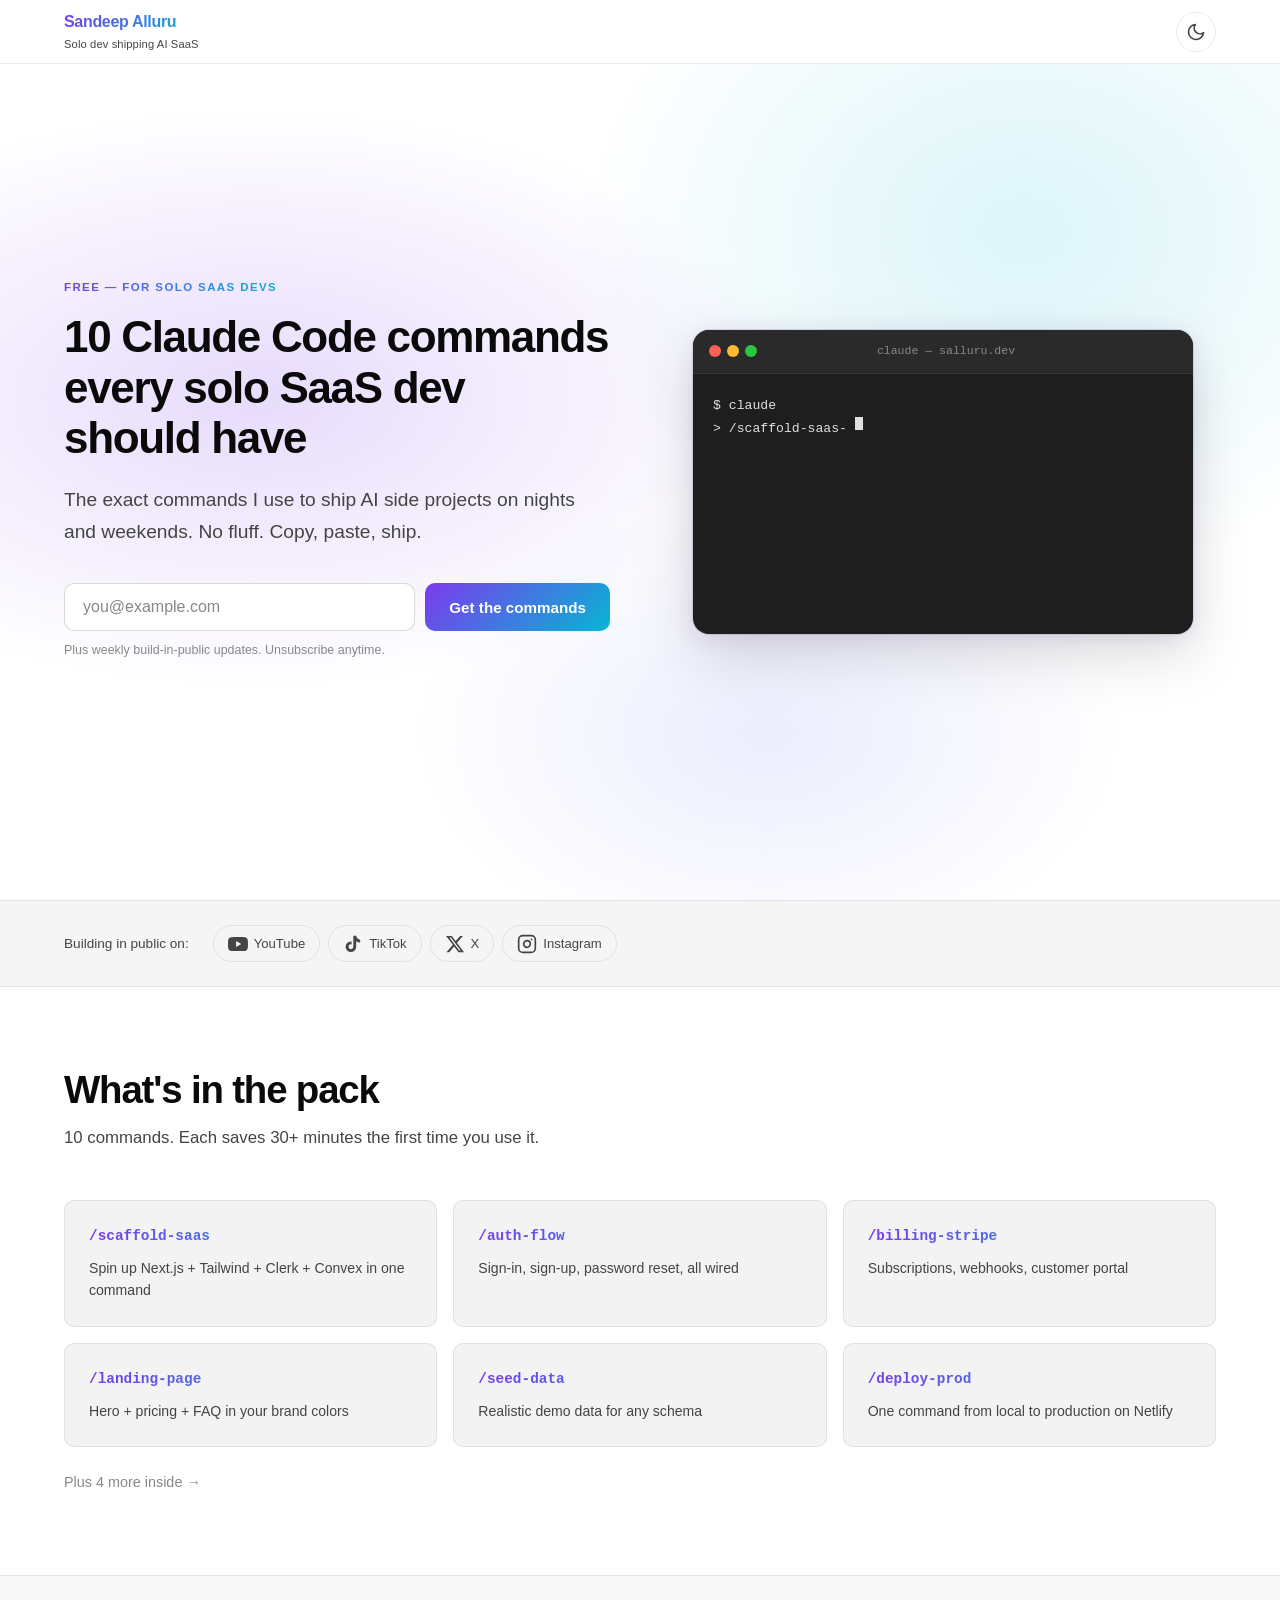
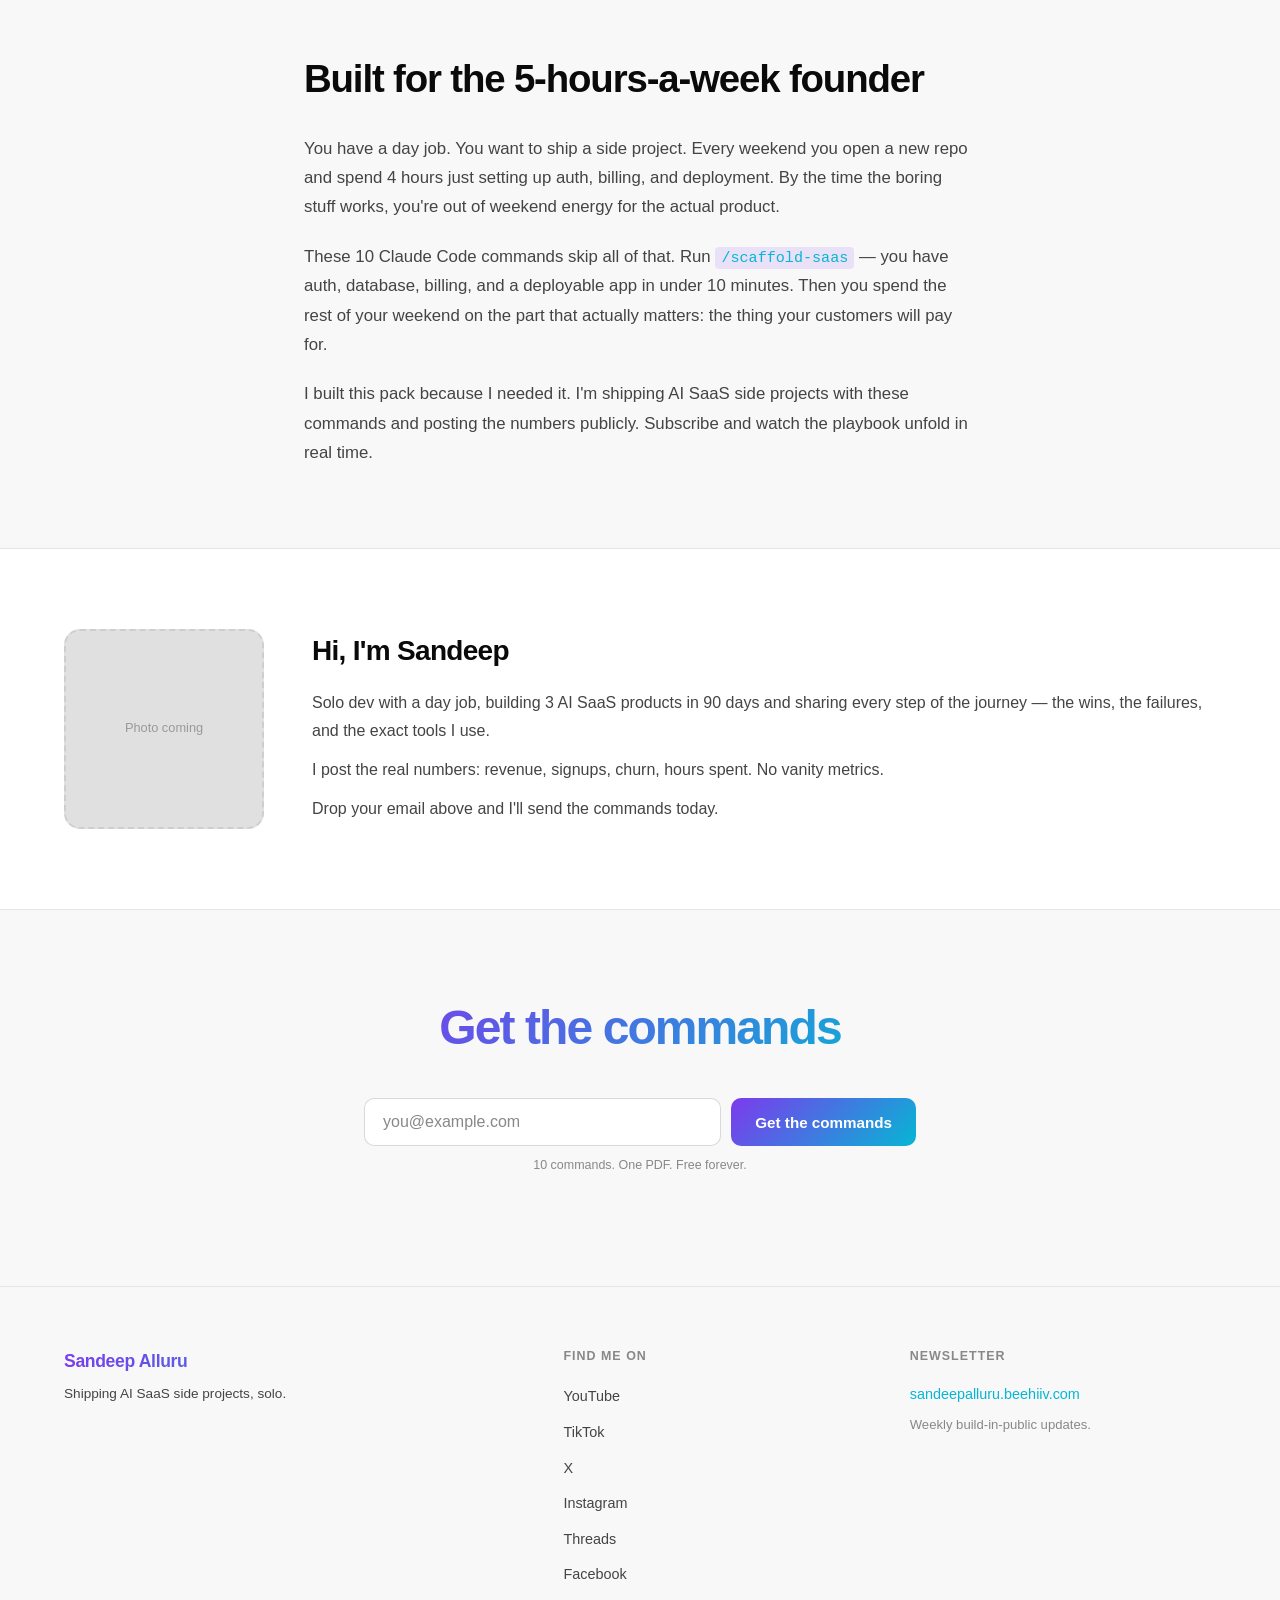
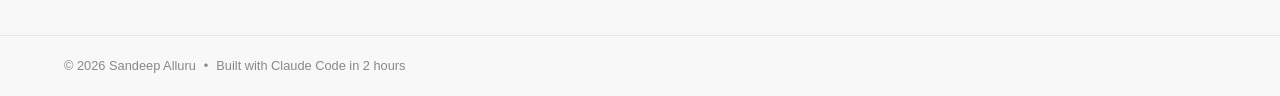
<file: index.html>
<!DOCTYPE html>
<html lang="en">
<head>
  <meta charset="UTF-8">
  <meta name="viewport" content="width=device-width, initial-scale=1.0">
  <title>Sandeep Alluru — 10 Claude Code commands for solo SaaS devs</title>
  <meta name="description" content="Free pack: 10 Claude Code commands every solo SaaS dev should have. Plus weekly build-in-public updates from Sandeep Alluru.">
  <meta name="robots" content="index, follow">
  <link rel="canonical" href="https://salluru.dev">

  <!-- Open Graph -->
  <meta property="og:type" content="website">
  <meta property="og:url" content="https://salluru.dev">
  <meta property="og:title" content="Sandeep Alluru — 10 Claude Code commands for solo SaaS devs">
  <meta property="og:description" content="Free pack: 10 Claude Code commands every solo SaaS dev should have. Plus weekly build-in-public updates from Sandeep Alluru.">
  <meta property="og:image" content="https://salluru.dev/og-image.png">

  <!-- Twitter Card -->
  <meta name="twitter:card" content="summary_large_image">
  <meta name="twitter:site" content="@sandeep_alluru">
  <meta name="twitter:title" content="Sandeep Alluru — 10 Claude Code commands for solo SaaS devs">
  <meta name="twitter:description" content="Free pack: 10 Claude Code commands every solo SaaS dev should have. Plus weekly build-in-public updates from Sandeep Alluru.">

  <!-- Favicon SVG -->
  <link rel="icon" type="image/svg+xml" href="favicon.svg">

  <link rel="stylesheet" href="style.css">
</head>
<body class="dark">

  <!-- Skip to content -->
  <a href="#main-content" class="skip-link">Skip to content</a>

  <!-- Hidden iframe for form submission -->
  <iframe name="form-target" id="form-target" style="display:none;" title="Form submission target" aria-hidden="true"></iframe>

  <!-- TOP BAR -->
  <header class="topbar" role="banner">
    <div class="topbar-inner">
      <div class="topbar-brand">
        <span class="topbar-name">Sandeep Alluru</span>
        <span class="topbar-tagline">Solo dev shipping AI SaaS</span>
      </div>
      <button class="theme-toggle" id="theme-toggle" aria-label="Toggle dark/light mode" type="button">
        <svg class="icon-sun" xmlns="http://www.w3.org/2000/svg" width="20" height="20" viewBox="0 0 24 24" fill="none" stroke="currentColor" stroke-width="2" stroke-linecap="round" stroke-linejoin="round" aria-hidden="true">
          <circle cx="12" cy="12" r="5"></circle>
          <line x1="12" y1="1" x2="12" y2="3"></line>
          <line x1="12" y1="21" x2="12" y2="23"></line>
          <line x1="4.22" y1="4.22" x2="5.64" y2="5.64"></line>
          <line x1="18.36" y1="18.36" x2="19.78" y2="19.78"></line>
          <line x1="1" y1="12" x2="3" y2="12"></line>
          <line x1="21" y1="12" x2="23" y2="12"></line>
          <line x1="4.22" y1="19.78" x2="5.64" y2="18.36"></line>
          <line x1="18.36" y1="5.64" x2="19.78" y2="4.22"></line>
        </svg>
        <svg class="icon-moon" xmlns="http://www.w3.org/2000/svg" width="20" height="20" viewBox="0 0 24 24" fill="none" stroke="currentColor" stroke-width="2" stroke-linecap="round" stroke-linejoin="round" aria-hidden="true">
          <path d="M21 12.79A9 9 0 1 1 11.21 3 7 7 0 0 0 21 12.79z"></path>
        </svg>
      </button>
    </div>
  </header>

  <main id="main-content">

    <!-- HERO SECTION -->
    <section class="hero" aria-label="Hero">
      <div class="hero-bg" aria-hidden="true"></div>
      <div class="container hero-inner">

        <div class="hero-content">
          <p class="eyebrow">FREE — FOR SOLO SAAS DEVS</p>
          <h1 class="hero-headline">10 Claude Code commands every solo SaaS dev should have</h1>
          <h2 class="hero-sub">The exact commands I use to ship AI side projects on nights and weekends. No fluff. Copy, paste, ship.</h2>

          <form class="email-form" id="hero-form" action="https://sandeepalluru.beehiiv.com/subscribe" method="POST" target="form-target" novalidate>
            <div class="form-row">
              <label for="hero-email" class="sr-only">Email address</label>
              <input
                type="email"
                id="hero-email"
                name="email"
                class="email-input"
                placeholder="you@example.com"
                required
                autocomplete="email"
                aria-required="true"
              >
              <button type="submit" class="btn-primary">Get the commands</button>
            </div>
            <p class="form-disclaimer">Plus weekly build-in-public updates. Unsubscribe anytime.</p>
            <div class="form-message" id="hero-form-message" role="alert" aria-live="polite"></div>
          </form>
        </div>

        <div class="hero-terminal" aria-hidden="true">
          <div class="terminal-window">
            <div class="terminal-titlebar">
              <div class="terminal-dots">
                <span class="dot dot-red"></span>
                <span class="dot dot-yellow"></span>
                <span class="dot dot-green"></span>
              </div>
              <span class="terminal-title">claude — salluru.dev</span>
            </div>
            <div class="terminal-body" id="terminal-body">
              <!-- JS fills this in -->
              <noscript>
                <div class="terminal-line"><span class="terminal-prompt">$</span> <span>claude</span></div>
                <div class="terminal-line"><span class="terminal-prompt">&gt;</span> /scaffold-saas-app</div>
                <div class="terminal-line terminal-success">✓ Next.js + Tailwind + Clerk + Convex</div>
                <div class="terminal-line"><span class="terminal-prompt">&gt;</span> /auth-flow</div>
                <div class="terminal-line terminal-success">✓ Sign-in, sign-up, reset, sessions</div>
                <div class="terminal-line"><span class="terminal-prompt">&gt;</span> /billing-stripe</div>
                <div class="terminal-line terminal-success">✓ Subscriptions + webhooks + portal</div>
                <div class="terminal-line"><span class="terminal-prompt">&gt;</span> /deploy-prod</div>
                <div class="terminal-line terminal-success">✓ Live at salluru.dev — done in 8m 23s</div>
              </noscript>
            </div>
          </div>
        </div>

      </div>
    </section>

    <!-- SOCIAL PROOF STRIP -->
    <section class="social-strip" aria-label="Building in public on">
      <div class="container social-strip-inner">
        <span class="social-strip-label">Building in public on:</span>
        <div class="social-links">

          <a href="https://youtube.com/@sandeepalluru" class="social-link" target="_blank" rel="noopener noreferrer" aria-label="Sandeep Alluru on YouTube">
            <svg xmlns="http://www.w3.org/2000/svg" width="20" height="20" viewBox="0 0 24 24" fill="currentColor" aria-hidden="true">
              <path d="M23.5 6.19a3.02 3.02 0 0 0-2.12-2.14C19.5 3.5 12 3.5 12 3.5s-7.5 0-9.38.55A3.02 3.02 0 0 0 .5 6.19C0 8.09 0 12 0 12s0 3.91.5 5.81a3.02 3.02 0 0 0 2.12 2.14C4.5 20.5 12 20.5 12 20.5s7.5 0 9.38-.55a3.02 3.02 0 0 0 2.12-2.14C24 15.91 24 12 24 12s0-3.91-.5-5.81zM9.75 15.52V8.48L15.86 12l-6.11 3.52z"/>
            </svg>
            <span>YouTube</span>
          </a>

          <a href="https://tiktok.com/@salluru" class="social-link" target="_blank" rel="noopener noreferrer" aria-label="Sandeep Alluru on TikTok">
            <svg xmlns="http://www.w3.org/2000/svg" width="20" height="20" viewBox="0 0 24 24" fill="currentColor" aria-hidden="true">
              <path d="M19.59 6.69a4.83 4.83 0 0 1-3.77-4.25V2h-3.45v13.67a2.89 2.89 0 0 1-2.88 2.5 2.89 2.89 0 0 1-2.89-2.89 2.89 2.89 0 0 1 2.89-2.89c.28 0 .54.04.79.1V9.01a6.32 6.32 0 0 0-.79-.05 6.34 6.34 0 0 0-6.34 6.34 6.34 6.34 0 0 0 6.34 6.34 6.34 6.34 0 0 0 6.34-6.34V8.69a8.18 8.18 0 0 0 4.78 1.52V6.75a4.85 4.85 0 0 1-1.02-.06z"/>
            </svg>
            <span>TikTok</span>
          </a>

          <a href="https://x.com/sandeep_alluru" class="social-link" target="_blank" rel="noopener noreferrer" aria-label="Sandeep Alluru on X (Twitter)">
            <svg xmlns="http://www.w3.org/2000/svg" width="20" height="20" viewBox="0 0 24 24" fill="currentColor" aria-hidden="true">
              <path d="M18.244 2.25h3.308l-7.227 8.26 8.502 11.24H16.17l-5.214-6.817L4.99 21.75H1.68l7.73-8.835L1.254 2.25H8.08l4.713 6.231zm-1.161 17.52h1.833L7.084 4.126H5.117z"/>
            </svg>
            <span>X</span>
          </a>

          <a href="https://instagram.com/sandeepallurudev" class="social-link" target="_blank" rel="noopener noreferrer" aria-label="Sandeep Alluru on Instagram">
            <svg xmlns="http://www.w3.org/2000/svg" width="20" height="20" viewBox="0 0 24 24" fill="none" stroke="currentColor" stroke-width="2" stroke-linecap="round" stroke-linejoin="round" aria-hidden="true">
              <rect x="2" y="2" width="20" height="20" rx="5" ry="5"></rect>
              <path d="M16 11.37A4 4 0 1 1 12.63 8 4 4 0 0 1 16 11.37z"></path>
              <line x1="17.5" y1="6.5" x2="17.51" y2="6.5"></line>
            </svg>
            <span>Instagram</span>
          </a>

        </div>
      </div>
    </section>

    <!-- WHAT'S INSIDE -->
    <section class="whats-inside" aria-labelledby="inside-heading">
      <div class="container">
        <h2 id="inside-heading" class="section-headline">What's in the pack</h2>
        <p class="section-sub">10 commands. Each saves 30+ minutes the first time you use it.</p>

        <div class="commands-grid">

          <div class="command-card">
            <div class="command-name">/scaffold-saas</div>
            <div class="command-desc">Spin up Next.js + Tailwind + Clerk + Convex in one command</div>
          </div>

          <div class="command-card">
            <div class="command-name">/auth-flow</div>
            <div class="command-desc">Sign-in, sign-up, password reset, all wired</div>
          </div>

          <div class="command-card">
            <div class="command-name">/billing-stripe</div>
            <div class="command-desc">Subscriptions, webhooks, customer portal</div>
          </div>

          <div class="command-card">
            <div class="command-name">/landing-page</div>
            <div class="command-desc">Hero + pricing + FAQ in your brand colors</div>
          </div>

          <div class="command-card">
            <div class="command-name">/seed-data</div>
            <div class="command-desc">Realistic demo data for any schema</div>
          </div>

          <div class="command-card">
            <div class="command-name">/deploy-prod</div>
            <div class="command-desc">One command from local to production on Netlify</div>
          </div>

        </div>

        <p class="commands-more">Plus 4 more inside &rarr;</p>
      </div>
    </section>

    <!-- WHO IT'S FOR -->
    <section class="who-for" aria-labelledby="who-heading">
      <div class="container who-for-inner">
        <h2 id="who-heading" class="section-headline">Built for the 5-hours-a-week founder</h2>
        <div class="who-for-text">
          <p>You have a day job. You want to ship a side project. Every weekend you open a new repo and spend 4 hours just setting up auth, billing, and deployment. By the time the boring stuff works, you're out of weekend energy for the actual product.</p>
          <p>These 10 Claude Code commands skip all of that. Run <code>/scaffold-saas</code> — you have auth, database, billing, and a deployable app in under 10 minutes. Then you spend the rest of your weekend on the part that actually matters: the thing your customers will pay for.</p>
          <p>I built this pack because I needed it. I'm shipping AI SaaS side projects with these commands and posting the numbers publicly. Subscribe and watch the playbook unfold in real time.</p>
        </div>
      </div>
    </section>

    <!-- ABOUT STRIP -->
    <section class="about-strip" aria-labelledby="about-heading">
      <div class="container about-inner">
        <div class="about-photo">
          <div class="photo-placeholder" role="img" aria-label="Photo of Sandeep Alluru — coming soon">Photo coming</div>
        </div>
        <div class="about-text">
          <h2 id="about-heading">Hi, I'm Sandeep</h2>
          <p>Solo dev with a day job, building 3 AI SaaS products in 90 days and sharing every step of the journey — the wins, the failures, and the exact tools I use.</p>
          <p>I post the real numbers: revenue, signups, churn, hours spent. No vanity metrics.</p>
          <p>Drop your email above and I'll send the commands today.</p>
        </div>
      </div>
    </section>

    <!-- FINAL CTA -->
    <section class="final-cta" aria-labelledby="cta-heading">
      <div class="container final-cta-inner">
        <h2 id="cta-heading" class="cta-headline">Get the commands</h2>

        <form class="email-form" id="cta-form" action="https://sandeepalluru.beehiiv.com/subscribe" method="POST" target="form-target" novalidate>
          <div class="form-row">
            <label for="cta-email" class="sr-only">Email address</label>
            <input
              type="email"
              id="cta-email"
              name="email"
              class="email-input"
              placeholder="you@example.com"
              required
              autocomplete="email"
              aria-required="true"
            >
            <button type="submit" class="btn-primary">Get the commands</button>
          </div>
          <p class="form-disclaimer">10 commands. One PDF. Free forever.</p>
          <div class="form-message" id="cta-form-message" role="alert" aria-live="polite"></div>
        </form>
      </div>
    </section>

  </main>

  <!-- FOOTER -->
  <footer class="footer" role="contentinfo">
    <div class="container footer-inner">

      <div class="footer-col">
        <div class="footer-brand">Sandeep Alluru</div>
        <p class="footer-tagline">Shipping AI SaaS side projects, solo.</p>
      </div>

      <div class="footer-col">
        <div class="footer-col-title">Find me on</div>
        <ul class="footer-links">
          <li><a href="https://youtube.com/@sandeepalluru" target="_blank" rel="noopener noreferrer">YouTube</a></li>
          <li><a href="https://tiktok.com/@salluru" target="_blank" rel="noopener noreferrer">TikTok</a></li>
          <li><a href="https://x.com/sandeep_alluru" target="_blank" rel="noopener noreferrer">X</a></li>
          <li><a href="https://instagram.com/sandeepallurudev" target="_blank" rel="noopener noreferrer">Instagram</a></li>
          <li><a href="https://threads.net/@sandeepallurudev" target="_blank" rel="noopener noreferrer">Threads</a></li>
          <li><a href="https://facebook.com/sandeepallurudev" target="_blank" rel="noopener noreferrer">Facebook</a></li>
        </ul>
      </div>

      <div class="footer-col">
        <div class="footer-col-title">Newsletter</div>
        <a href="https://sandeepalluru.beehiiv.com" target="_blank" rel="noopener noreferrer" class="footer-newsletter-link">sandeepalluru.beehiiv.com</a>
        <p class="footer-newsletter-desc">Weekly build-in-public updates.</p>
      </div>

    </div>
    <div class="footer-bottom">
      <div class="container">
        <span>&copy; 2026 Sandeep Alluru</span>
        <span class="footer-sep">&bull;</span>
        <span>Built with Claude Code in 2 hours</span>
      </div>
    </div>
  </footer>

  <script src="script.js"></script>
</body>
</html>
</file>
<file: style.css>
/* ===== CSS VARIABLES ===== */
:root {
  /* Dark mode (default) */
  --bg: #0a0a0a;
  --bg-secondary: #111111;
  --bg-card: #161616;
  --bg-strip: #0f0f0f;
  --text: #f5f5f5;
  --text-muted: #a1a1a1;
  --text-dim: #6b6b6b;
  --border: rgba(255, 255, 255, 0.08);
  --accent-start: #7c3aed;
  --accent-end: #06b6d4;
  --accent-mid: #5b6cf0;
  --btn-text: #ffffff;
  --input-bg: #1a1a1a;
  --input-border: rgba(255, 255, 255, 0.12);
  --input-border-focus: #7c3aed;
  --card-border: rgba(255, 255, 255, 0.06);
  --topbar-bg: rgba(10, 10, 10, 0.85);
  --terminal-bg: #1e1e1e;
  --terminal-text: #e0e0e0;
  --success-green: #4ade80;
  --photo-bg: #2a2a2a;
  --photo-text: #666;
  --social-bg: #111;
  --social-hover: rgba(124, 58, 237, 0.15);

  /* Spacing */
  --section-pad-y: 80px;
  --container-max: 1200px;
  --topbar-h: 64px;

  /* Typography */
  --font-body: -apple-system, BlinkMacSystemFont, 'Segoe UI', Roboto, Oxygen, Ubuntu, sans-serif;
  --font-mono: 'JetBrains Mono', 'SF Mono', 'Fira Code', Consolas, 'Courier New', monospace;

  /* Radius */
  --radius-sm: 6px;
  --radius-md: 10px;
  --radius-lg: 16px;

  /* Transitions */
  --transition: 0.2s ease;
}

/* ===== LIGHT MODE ===== */
body.light {
  --bg: #ffffff;
  --bg-secondary: #f8f8f8;
  --bg-card: #f3f3f3;
  --bg-strip: #f5f5f5;
  --text: #0a0a0a;
  --text-muted: #444444;
  --text-dim: #888888;
  --border: rgba(0, 0, 0, 0.08);
  --input-bg: #ffffff;
  --input-border: rgba(0, 0, 0, 0.15);
  --input-border-focus: #7c3aed;
  --card-border: rgba(0, 0, 0, 0.08);
  --topbar-bg: rgba(255, 255, 255, 0.9);
  --photo-bg: #e0e0e0;
  --photo-text: #999;
  --social-bg: #f5f5f5;
  --social-hover: rgba(124, 58, 237, 0.08);
}

/* ===== RESET ===== */
*, *::before, *::after {
  box-sizing: border-box;
  margin: 0;
  padding: 0;
}

html {
  scroll-behavior: smooth;
  font-size: 16px;
}

body {
  background-color: var(--bg);
  color: var(--text);
  font-family: var(--font-body);
  line-height: 1.6;
  -webkit-font-smoothing: antialiased;
  -moz-osx-font-smoothing: grayscale;
  transition: background-color 0.3s ease, color 0.3s ease;
}

img { display: block; max-width: 100%; }

a {
  color: inherit;
  text-decoration: none;
}

ul { list-style: none; }

/* ===== UTILITY ===== */
.sr-only {
  position: absolute;
  width: 1px;
  height: 1px;
  padding: 0;
  margin: -1px;
  overflow: hidden;
  clip: rect(0, 0, 0, 0);
  white-space: nowrap;
  border: 0;
}

.container {
  max-width: var(--container-max);
  margin-inline: auto;
  padding-inline: 24px;
}

/* ===== SKIP LINK ===== */
.skip-link {
  position: absolute;
  top: -100%;
  left: 0;
  background: var(--accent-start);
  color: white;
  padding: 8px 16px;
  z-index: 9999;
  border-radius: 0 0 var(--radius-sm) 0;
  font-weight: 600;
}
.skip-link:focus { top: 0; }

/* ===== GRADIENT TEXT UTILITY ===== */
.gradient-text {
  background: linear-gradient(135deg, var(--accent-start), var(--accent-end));
  -webkit-background-clip: text;
  -webkit-text-fill-color: transparent;
  background-clip: text;
}

/* ===== TOPBAR ===== */
.topbar {
  position: sticky;
  top: 0;
  z-index: 100;
  height: var(--topbar-h);
  background: var(--topbar-bg);
  backdrop-filter: blur(12px);
  -webkit-backdrop-filter: blur(12px);
  border-bottom: 1px solid var(--border);
  transition: background-color 0.3s ease, border-color 0.3s ease;
}

.topbar-inner {
  max-width: var(--container-max);
  margin-inline: auto;
  padding-inline: 24px;
  height: 100%;
  display: flex;
  align-items: center;
  justify-content: space-between;
}

.topbar-brand {
  display: flex;
  flex-direction: column;
  gap: 1px;
}

.topbar-name {
  font-weight: 700;
  font-size: 1rem;
  letter-spacing: -0.02em;
  background: linear-gradient(135deg, var(--accent-start), var(--accent-end));
  -webkit-background-clip: text;
  -webkit-text-fill-color: transparent;
  background-clip: text;
}

.topbar-tagline {
  font-size: 0.7rem;
  color: var(--text-muted);
  letter-spacing: 0.01em;
}

.theme-toggle {
  display: flex;
  align-items: center;
  justify-content: center;
  width: 40px;
  height: 40px;
  border: 1px solid var(--border);
  border-radius: 50%;
  background: transparent;
  color: var(--text-muted);
  cursor: pointer;
  transition: all var(--transition);
}

.theme-toggle:hover {
  color: var(--text);
  border-color: var(--accent-start);
  background: var(--social-hover);
}

.theme-toggle:focus-visible {
  outline: 2px solid var(--accent-start);
  outline-offset: 2px;
}

/* Show/hide sun/moon based on mode */
body.dark .icon-sun { display: block; }
body.dark .icon-moon { display: none; }
body.light .icon-sun { display: none; }
body.light .icon-moon { display: block; }

/* ===== HERO ===== */
.hero {
  position: relative;
  min-height: calc(100vh - var(--topbar-h));
  display: flex;
  align-items: center;
  overflow: hidden;
}

/* Animated gradient mesh background */
.hero-bg {
  position: absolute;
  inset: 0;
  z-index: 0;
  background:
    radial-gradient(ellipse 60% 50% at 20% 40%, rgba(124, 58, 237, 0.18) 0%, transparent 70%),
    radial-gradient(ellipse 50% 60% at 80% 20%, rgba(6, 182, 212, 0.14) 0%, transparent 70%),
    radial-gradient(ellipse 40% 40% at 60% 80%, rgba(91, 108, 240, 0.12) 0%, transparent 70%);
  animation: meshShift 12s ease-in-out infinite alternate;
}

@keyframes meshShift {
  0% {
    background:
      radial-gradient(ellipse 60% 50% at 20% 40%, rgba(124, 58, 237, 0.18) 0%, transparent 70%),
      radial-gradient(ellipse 50% 60% at 80% 20%, rgba(6, 182, 212, 0.14) 0%, transparent 70%),
      radial-gradient(ellipse 40% 40% at 60% 80%, rgba(91, 108, 240, 0.12) 0%, transparent 70%);
  }
  50% {
    background:
      radial-gradient(ellipse 60% 50% at 30% 60%, rgba(124, 58, 237, 0.2) 0%, transparent 70%),
      radial-gradient(ellipse 50% 60% at 70% 30%, rgba(6, 182, 212, 0.16) 0%, transparent 70%),
      radial-gradient(ellipse 40% 40% at 50% 70%, rgba(91, 108, 240, 0.14) 0%, transparent 70%);
  }
  100% {
    background:
      radial-gradient(ellipse 60% 50% at 10% 50%, rgba(124, 58, 237, 0.15) 0%, transparent 70%),
      radial-gradient(ellipse 50% 60% at 90% 10%, rgba(6, 182, 212, 0.18) 0%, transparent 70%),
      radial-gradient(ellipse 40% 40% at 70% 90%, rgba(91, 108, 240, 0.1) 0%, transparent 70%);
  }
}

.hero-inner {
  position: relative;
  z-index: 1;
  display: grid;
  grid-template-columns: 1fr 1fr;
  gap: 60px;
  align-items: center;
  padding-top: 60px;
  padding-bottom: 60px;
}

.hero-content { max-width: 560px; }

.eyebrow {
  display: inline-block;
  font-size: 0.72rem;
  font-weight: 700;
  letter-spacing: 0.12em;
  text-transform: uppercase;
  background: linear-gradient(135deg, var(--accent-start), var(--accent-end));
  -webkit-background-clip: text;
  -webkit-text-fill-color: transparent;
  background-clip: text;
  margin-bottom: 16px;
}

.hero-headline {
  font-size: clamp(1.75rem, 4vw, 2.75rem);
  font-weight: 800;
  line-height: 1.15;
  letter-spacing: -0.03em;
  margin-bottom: 20px;
  color: var(--text);
}

.hero-sub {
  font-size: clamp(1rem, 2vw, 1.2rem);
  font-weight: 400;
  color: var(--text-muted);
  line-height: 1.65;
  margin-bottom: 36px;
}

/* ===== EMAIL FORM ===== */
.email-form { width: 100%; }

.form-row {
  display: flex;
  gap: 10px;
  flex-wrap: wrap;
}

.email-input {
  flex: 1;
  min-width: 200px;
  padding: 14px 18px;
  background: var(--input-bg);
  border: 1.5px solid var(--input-border);
  border-radius: var(--radius-md);
  color: var(--text);
  font-size: 1rem;
  font-family: var(--font-body);
  transition: border-color var(--transition), box-shadow var(--transition);
}

.email-input::placeholder { color: var(--text-dim); }

.email-input:focus {
  outline: none;
  border-color: var(--input-border-focus);
  box-shadow: 0 0 0 3px rgba(124, 58, 237, 0.15);
}

.btn-primary {
  padding: 14px 24px;
  background: linear-gradient(135deg, var(--accent-start), var(--accent-end));
  color: var(--btn-text);
  font-size: 0.95rem;
  font-weight: 700;
  font-family: var(--font-body);
  border: none;
  border-radius: var(--radius-md);
  cursor: pointer;
  white-space: nowrap;
  transition: transform var(--transition), filter var(--transition), box-shadow var(--transition);
}

.btn-primary:hover {
  transform: scale(1.02);
  filter: brightness(1.1);
  box-shadow: 0 4px 20px rgba(124, 58, 237, 0.3);
}

.btn-primary:focus-visible {
  outline: 2px solid var(--accent-end);
  outline-offset: 2px;
}

.btn-primary:active { transform: scale(0.99); }

.form-disclaimer {
  margin-top: 10px;
  font-size: 0.78rem;
  color: var(--text-dim);
}

.form-message {
  margin-top: 10px;
  font-size: 0.88rem;
  font-weight: 500;
  min-height: 20px;
}

.form-message.success { color: #4ade80; }
.form-message.error { color: #f87171; }

/* ===== TERMINAL ===== */
.hero-terminal { display: flex; justify-content: center; }

.terminal-window {
  width: 100%;
  max-width: 500px;
  background: var(--terminal-bg);
  border-radius: var(--radius-lg);
  overflow: hidden;
  box-shadow:
    0 0 0 1px rgba(255,255,255,0.07),
    0 20px 60px rgba(0,0,0,0.5),
    0 4px 20px rgba(124, 58, 237, 0.15);
}

body.light .terminal-window {
  box-shadow:
    0 0 0 1px rgba(0,0,0,0.1),
    0 20px 60px rgba(0,0,0,0.15),
    0 4px 20px rgba(124, 58, 237, 0.1);
}

.terminal-titlebar {
  display: flex;
  align-items: center;
  gap: 12px;
  padding: 12px 16px;
  background: #2a2a2a;
  border-bottom: 1px solid rgba(255,255,255,0.06);
}

.terminal-dots { display: flex; gap: 6px; }

.dot {
  width: 12px;
  height: 12px;
  border-radius: 50%;
}

.dot-red { background: #ff5f57; }
.dot-yellow { background: #febc2e; }
.dot-green { background: #28c840; }

.terminal-title {
  font-family: var(--font-mono);
  font-size: 0.72rem;
  color: #888;
  flex: 1;
  text-align: center;
  margin-right: 54px; /* offset for dots */
}

.terminal-body {
  padding: 20px;
  font-family: var(--font-mono);
  font-size: 0.82rem;
  line-height: 1.8;
  color: var(--terminal-text);
  min-height: 260px;
}

.terminal-line { display: flex; gap: 6px; align-items: flex-start; }

.terminal-prompt { color: #888; user-select: none; }

.terminal-success { color: var(--success-green); }

.terminal-cursor {
  display: inline-block;
  width: 8px;
  height: 1em;
  background: var(--terminal-text);
  animation: blink 1s step-end infinite;
  vertical-align: text-bottom;
  margin-left: 2px;
}

@keyframes blink {
  0%, 100% { opacity: 1; }
  50% { opacity: 0; }
}

/* ===== SOCIAL PROOF STRIP ===== */
.social-strip {
  background: var(--bg-strip);
  border-top: 1px solid var(--border);
  border-bottom: 1px solid var(--border);
  padding: 24px 0;
  transition: background-color 0.3s ease;
}

.social-strip-inner {
  display: flex;
  align-items: center;
  gap: 24px;
  flex-wrap: wrap;
}

.social-strip-label {
  font-size: 0.85rem;
  color: var(--text-muted);
  font-weight: 500;
  white-space: nowrap;
}

.social-links {
  display: flex;
  gap: 8px;
  flex-wrap: wrap;
}

.social-link {
  display: inline-flex;
  align-items: center;
  gap: 6px;
  padding: 7px 14px;
  border: 1px solid var(--border);
  border-radius: 100px;
  font-size: 0.82rem;
  font-weight: 500;
  color: var(--text-muted);
  transition: all var(--transition);
}

.social-link:hover {
  color: var(--text);
  border-color: var(--accent-start);
  background: var(--social-hover);
}

.social-link:focus-visible {
  outline: 2px solid var(--accent-start);
  outline-offset: 2px;
}

/* ===== SECTION COMMON ===== */
.section-headline {
  font-size: clamp(1.6rem, 3.5vw, 2.4rem);
  font-weight: 800;
  letter-spacing: -0.03em;
  line-height: 1.2;
  margin-bottom: 12px;
}

.section-sub {
  font-size: 1.05rem;
  color: var(--text-muted);
  margin-bottom: 48px;
  max-width: 520px;
}

/* ===== WHAT'S INSIDE ===== */
.whats-inside {
  padding: var(--section-pad-y) 0;
}

.commands-grid {
  display: grid;
  grid-template-columns: repeat(3, 1fr);
  gap: 16px;
}

.command-card {
  padding: 24px;
  background: var(--bg-card);
  border: 1px solid var(--card-border);
  border-radius: var(--radius-md);
  transition: border-color var(--transition), transform var(--transition), box-shadow var(--transition);
}

.command-card:hover {
  border-color: rgba(124, 58, 237, 0.3);
  transform: translateY(-2px);
  box-shadow: 0 8px 30px rgba(124, 58, 237, 0.08);
}

.command-name {
  font-family: var(--font-mono);
  font-size: 0.9rem;
  font-weight: 700;
  background: linear-gradient(135deg, var(--accent-start), var(--accent-end));
  -webkit-background-clip: text;
  -webkit-text-fill-color: transparent;
  background-clip: text;
  margin-bottom: 10px;
}

.command-desc {
  font-size: 0.88rem;
  color: var(--text-muted);
  line-height: 1.55;
}

.commands-more {
  margin-top: 24px;
  font-size: 0.9rem;
  color: var(--text-dim);
  font-weight: 500;
}

/* ===== WHO IT'S FOR ===== */
.who-for {
  padding: var(--section-pad-y) 0;
  background: var(--bg-secondary);
  border-top: 1px solid var(--border);
  border-bottom: 1px solid var(--border);
}

.who-for-inner { max-width: 720px; }

.who-for-text {
  display: flex;
  flex-direction: column;
  gap: 20px;
  margin-top: 32px;
}

.who-for-text p {
  font-size: 1.05rem;
  color: var(--text-muted);
  line-height: 1.75;
}

.who-for-text code {
  font-family: var(--font-mono);
  font-size: 0.9em;
  background: rgba(124, 58, 237, 0.12);
  color: var(--accent-end);
  padding: 2px 6px;
  border-radius: 4px;
}

/* ===== ABOUT STRIP ===== */
.about-strip {
  padding: var(--section-pad-y) 0;
}

.about-inner {
  display: grid;
  grid-template-columns: 200px 1fr;
  gap: 48px;
  align-items: start;
}

.photo-placeholder {
  width: 200px;
  height: 200px;
  background: var(--photo-bg);
  border-radius: var(--radius-lg);
  display: flex;
  align-items: center;
  justify-content: center;
  font-size: 0.8rem;
  color: var(--photo-text);
  font-weight: 500;
  border: 2px dashed var(--border);
}

.about-text h2 {
  font-size: 1.75rem;
  font-weight: 800;
  letter-spacing: -0.025em;
  margin-bottom: 16px;
}

.about-text p {
  font-size: 1rem;
  color: var(--text-muted);
  line-height: 1.7;
  margin-bottom: 12px;
}

.about-text p:last-child { margin-bottom: 0; }

/* ===== FINAL CTA ===== */
.final-cta {
  padding: var(--section-pad-y) 0;
  background: var(--bg-secondary);
  border-top: 1px solid var(--border);
}

.final-cta-inner {
  text-align: center;
  max-width: 600px;
  margin-inline: auto;
}

.cta-headline {
  font-size: clamp(2rem, 5vw, 3rem);
  font-weight: 800;
  letter-spacing: -0.04em;
  margin-bottom: 32px;
  background: linear-gradient(135deg, var(--accent-start), var(--accent-end));
  -webkit-background-clip: text;
  -webkit-text-fill-color: transparent;
  background-clip: text;
}

.final-cta .form-row { justify-content: center; }
.final-cta .form-disclaimer { text-align: center; }

/* ===== FOOTER ===== */
.footer {
  background: var(--bg-secondary);
  border-top: 1px solid var(--border);
  padding-top: 60px;
}

.footer-inner {
  display: grid;
  grid-template-columns: 1.5fr 1fr 1fr;
  gap: 40px;
  padding-bottom: 48px;
}

.footer-brand {
  font-weight: 800;
  font-size: 1.1rem;
  letter-spacing: -0.02em;
  background: linear-gradient(135deg, var(--accent-start), var(--accent-end));
  -webkit-background-clip: text;
  -webkit-text-fill-color: transparent;
  background-clip: text;
  margin-bottom: 8px;
}

.footer-tagline {
  font-size: 0.85rem;
  color: var(--text-muted);
  line-height: 1.5;
}

.footer-col-title {
  font-size: 0.78rem;
  font-weight: 700;
  letter-spacing: 0.08em;
  text-transform: uppercase;
  color: var(--text-dim);
  margin-bottom: 16px;
}

.footer-links {
  display: flex;
  flex-direction: column;
  gap: 10px;
}

.footer-links a {
  font-size: 0.9rem;
  color: var(--text-muted);
  transition: color var(--transition);
}

.footer-links a:hover { color: var(--text); }

.footer-links a:focus-visible {
  outline: 2px solid var(--accent-start);
  outline-offset: 2px;
  border-radius: 2px;
}

.footer-newsletter-link {
  display: block;
  font-size: 0.9rem;
  color: var(--accent-end);
  margin-bottom: 8px;
  transition: color var(--transition);
}

.footer-newsletter-link:hover { color: var(--accent-start); }

.footer-newsletter-link:focus-visible {
  outline: 2px solid var(--accent-start);
  outline-offset: 2px;
  border-radius: 2px;
}

.footer-newsletter-desc {
  font-size: 0.82rem;
  color: var(--text-dim);
}

.footer-bottom {
  border-top: 1px solid var(--border);
  padding: 20px 0;
}

.footer-bottom .container {
  display: flex;
  gap: 8px;
  align-items: center;
  font-size: 0.8rem;
  color: var(--text-dim);
}

.footer-sep { color: var(--text-dim); }

/* ===== REDUCED MOTION ===== */
@media (prefers-reduced-motion: reduce) {
  .hero-bg { animation: none; }
  .terminal-cursor { animation: none; opacity: 1; }
  .command-card:hover { transform: none; }
  .btn-primary:hover { transform: none; }
  * { transition-duration: 0.01ms !important; }
}

/* ===== RESPONSIVE — TABLET (768px) ===== */
@media (max-width: 900px) {
  :root { --section-pad-y: 60px; }

  .hero-inner {
    grid-template-columns: 1fr;
    gap: 40px;
    padding-top: 48px;
    padding-bottom: 48px;
  }

  .hero-terminal { order: -1; }

  .terminal-window { max-width: 100%; }

  .commands-grid { grid-template-columns: repeat(2, 1fr); }

  .footer-inner { grid-template-columns: 1fr 1fr; }
}

/* ===== RESPONSIVE — MOBILE (480px) ===== */
@media (max-width: 480px) {
  :root { --section-pad-y: 48px; }

  .container { padding-inline: 16px; }

  .hero-inner { gap: 32px; }

  .hero-headline { font-size: 1.7rem; }

  .form-row { flex-direction: column; }
  .email-input { min-width: unset; width: 100%; }
  .btn-primary { width: 100%; text-align: center; }

  .commands-grid { grid-template-columns: 1fr; }

  .social-strip-inner { flex-direction: column; align-items: flex-start; gap: 12px; }

  .about-inner {
    grid-template-columns: 1fr;
    gap: 24px;
  }

  .photo-placeholder { width: 100%; height: 160px; }

  .footer-inner {
    grid-template-columns: 1fr;
    gap: 32px;
  }

  .footer-bottom .container { flex-direction: column; align-items: flex-start; gap: 4px; }
  .footer-sep { display: none; }

  .terminal-body { font-size: 0.75rem; padding: 14px; }
}

/* ===== RESPONSIVE — iPhone SE (375px) ===== */
@media (max-width: 375px) {
  .topbar-name { font-size: 0.9rem; }
  .topbar-tagline { font-size: 0.65rem; }
  .hero-headline { font-size: 1.55rem; }
  .hero-sub { font-size: 0.95rem; }
  .section-headline { font-size: 1.45rem; }
}
</file>
